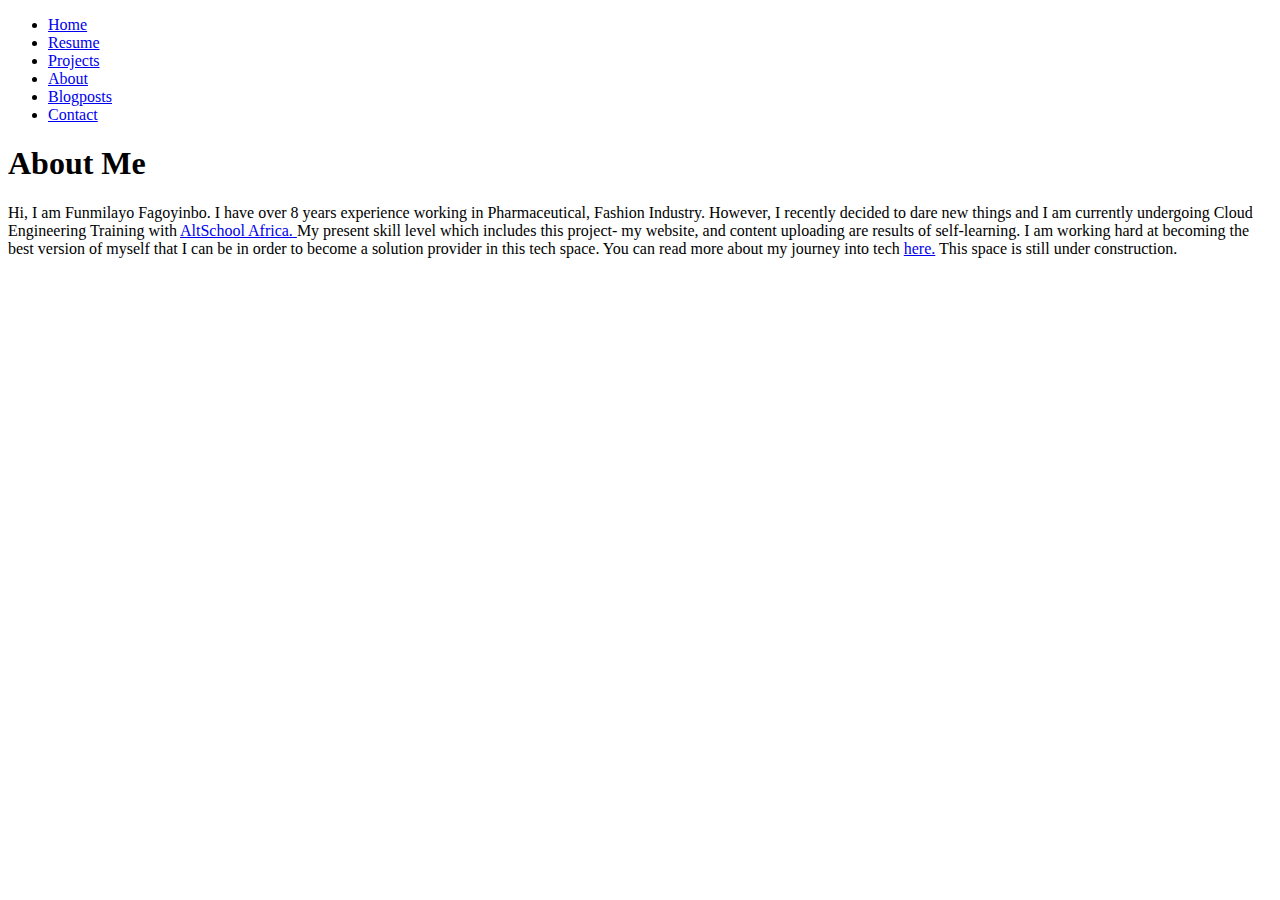
<file: about-me.html>
<!DOCTYPE html>
<html lang="en">
  <head>
    <meta charset="UTF-8" />
    <meta http-equiv="X-UA-Compatible" content="IE=edge" />
    <meta name="viewport" content="width=device-width, initial-scale=1.0" />
    <title>About Me Page</title>
  </head>
  <body>
    <div class="navbar">
      <ul>
        <li><a href="index.html">Home</a></li>
        <li><a href="resume.html">Resume</a></li>
        <li><a href="projects.html">Projects</a></li>
        <li><a href="about-me.html">About</a></li>
        <li><a href="posts/blogindex.html">Blogposts</a></li>
        <li><a href="contact-info.html">Contact</a></li>
      </ul>
    </div>
    <div>
      <h1><b>About Me</b></h1>
    </div>
    <div class="content">
      <p>
        Hi, I am Funmilayo Fagoyinbo. I have over 8 years experience working in
        Pharmaceutical, Fashion Industry. However, I recently decided to dare
        new things and I am currently undergoing Cloud Engineering Training with
        <a
          href="
        https://thealtschool.com/"
          >AltSchool Africa.
        </a>
        My present skill level which includes this project- my website, and
        content uploading are results of self-learning. I am working hard at
        becoming the best version of myself that I can be in order to become a
        solution provider in this tech space. You can read more about my journey
        into tech <a href="posts/2022-04/myjourney.html">here.</a> This space is
        still under construction.
      </p>
    </div>
  </body>
</html>
</file>
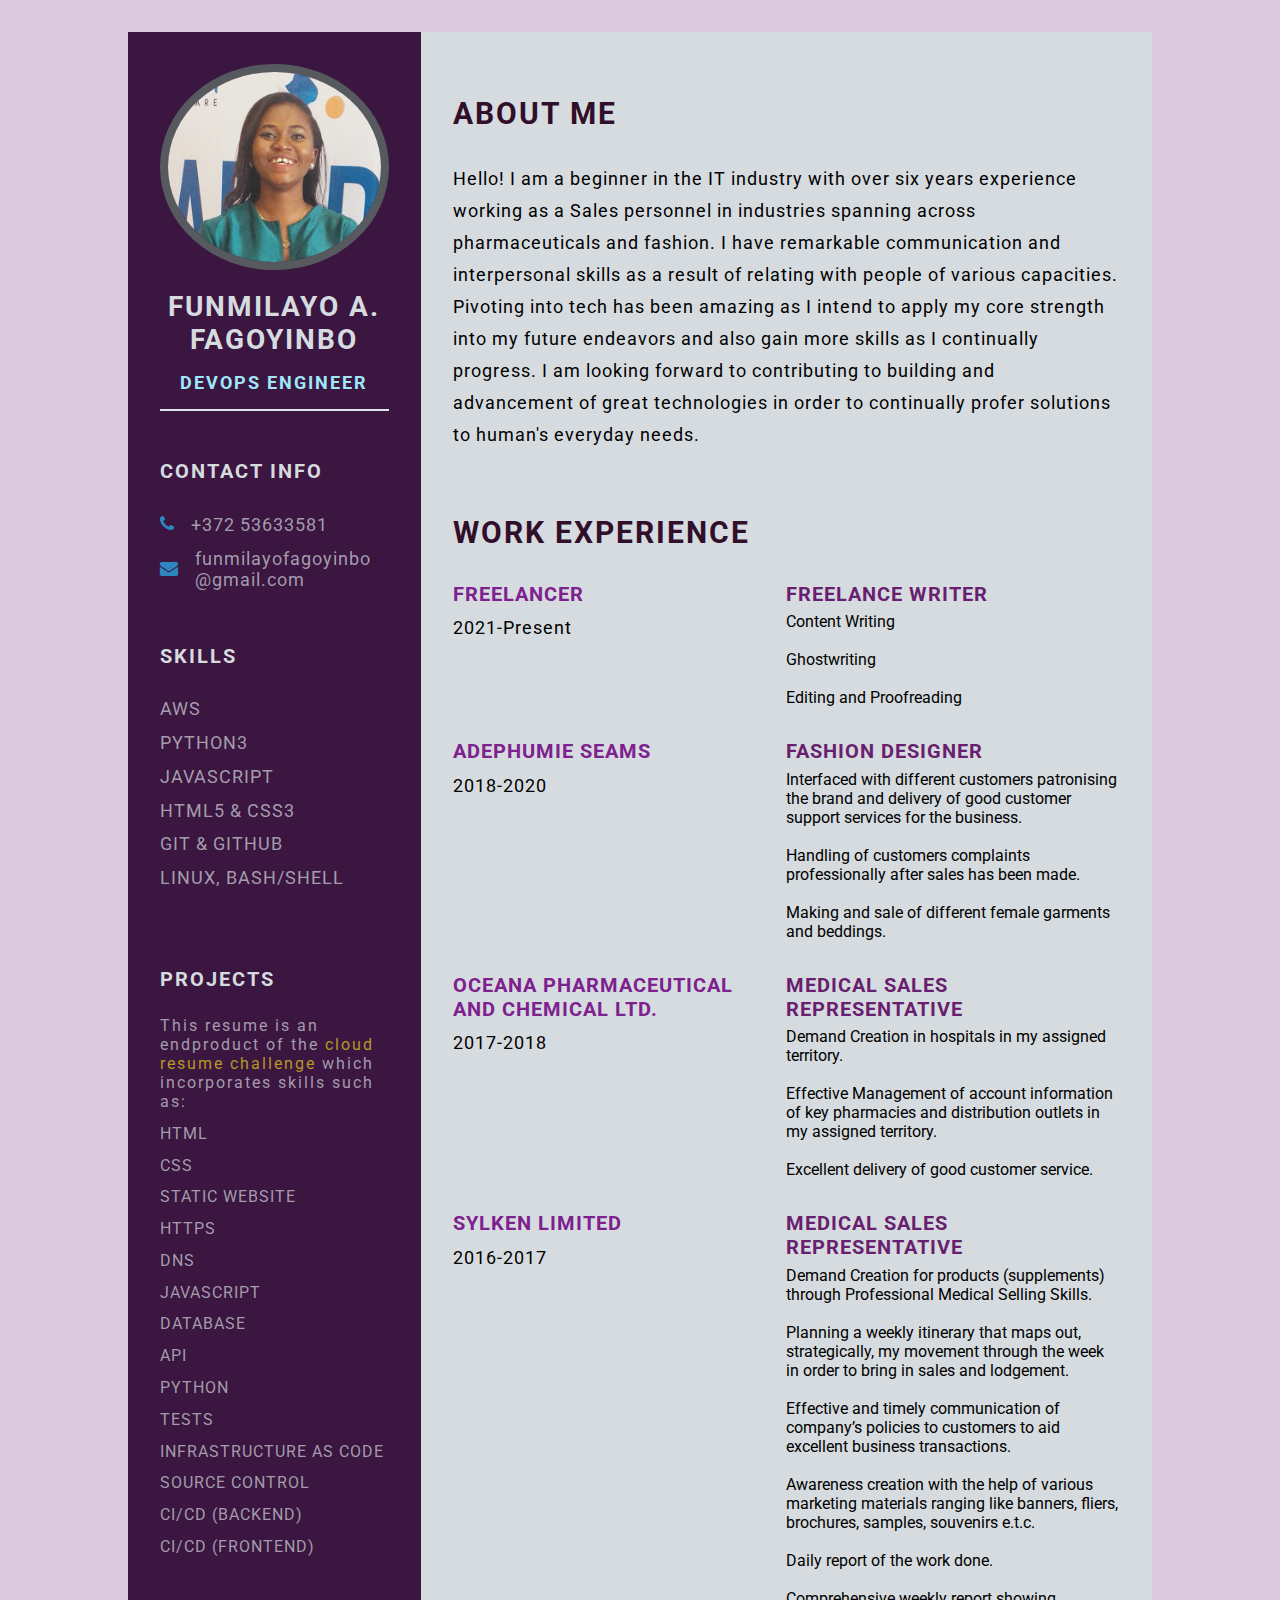
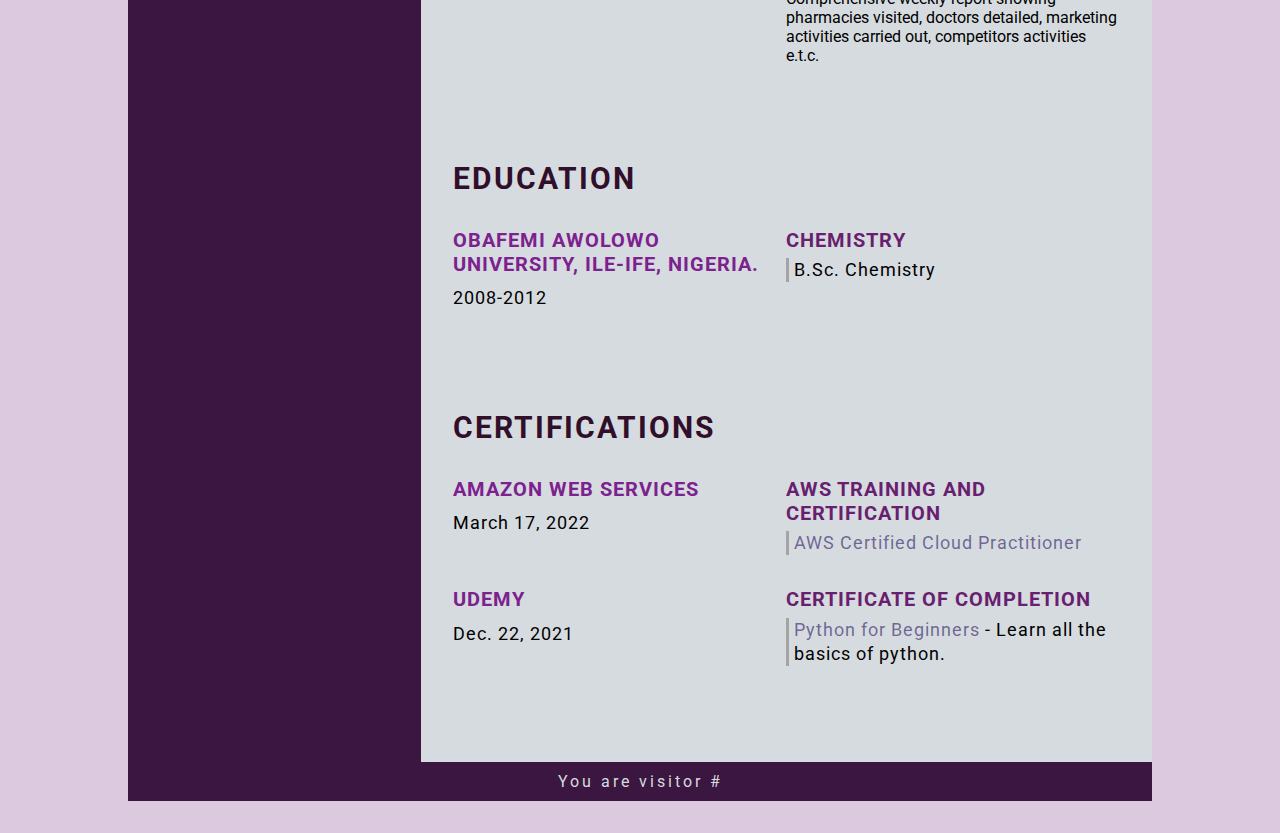
<file: resume.html>
<!DOCTYPE html>
<html lang="en">
  <head>
    <meta charset="UTF-8" />
    <meta http-equiv="X-UA-Compatible" content="IE=edge" />
    <meta name="viewport" content="width=device-width, initial-scale=1.0" />
    <title>Funmilayo FAGOYINBO| DevOps Engineer</title>

    <!-- Google font  -->
    <link rel="preconnect" href="https://fonts.googleapis.com" />
    <link rel="preconnect" href="https://fonts.gstatic.com" crossorigin />
    <link
      href="https://fonts.googleapis.com/css2?family=Roboto:ital,wght@0,100;0,300;0,400;0,700;1,100;1,300;1,400;1,700&display=swap"
      rel="stylesheet"
    />

    <!-- font-awesome -->
    <link
      rel="stylesheet"
      href="https://cdnjs.cloudflare.com/ajax/libs/font-awesome/4.7.0/css/font-awesome.min.css"
    />

    <!-- Custom CSS -->
    <link rel="stylesheet" href="resources/css/resume.css" />
  </head>
  <body>
    <main class="resume-contents">
      <section class="left-section">
        <div class="left-section-contents">
          <div class="profile">
            <img
              class="profile-image"
              src="resources/images/people/Adefunmi.jpeg"
              alt="Profile image"
            />
            <p class="name">Funmilayo A. FAGOYINBO</p>
            <p class="profession">DevOps Engineer</p>
          </div>
          <div class="contact-info">
            <p class="left-title">Contact Info</p>
            <ul>
              <li><i class="fa fa-phone"></i>+372 53633581</li>
              <li>
                <i class="fa fa-envelope"></i>funmilayofagoyinbo<br />@gmail.com
              </li>
            </ul>
          </div>
          <div class="skills">
            <p class="left-title">Skills</p>
            <ul>
              <li><p>AWS</p></li>
              <li><p>Python3</p></li>
              <li><p>JavaScript</p></li>
              <li><p>HTML5 & CSS3</p></li>
              <li><p>Git & GitHub</p></li>
              <li><p>Linux, Bash/Shell</p></li>
            </ul>
          </div>

          <div class="projects">
            <p class="left-title">Projects</p><br>
            <p class="about-project">
              This resume is an endproduct of the 
              <a class="project-link" title="cloud resume challenge page" 
              href="https://cloudresumechallenge.dev/docs/the-challenge/aws/" target="_blank"
              rel="noreferrer noopener">
              cloud resume challenge</a> which incorporates skills such as:
            </p>
            <ul>
              <li><p>HTML</p></li>
              <li><p>CSS</p></li>
              <li><p>Static Website</p></li>
              <li><p>HTTPS</p></li>
              <li><p>DNS</p></li>
              <li><p>JavaScript</p></li>
              <li><p>Database</p></li>
              <li><p>API</p></li>
              <li><p>Python</p></li>
              <li><p>Tests</p></li>
              <li><p>Infrastructure as Code</p></li>
              <li><p>Source Control</p></li>
              <li><p>CI/CD (Backend)</p></li>
              <li><p>CI/CD (Frontend)</p></li>
            </ul>
          </div>
        </div>
      </section>

      <section class="right-section">
        <div class="right-section-contents">
          <section class="about gap">
            <div class="right-title">About Me</div>
            <p class="about-me-contents">
              Hello! I am a beginner in the IT industry with over six years
              experience working as a Sales personnel in industries spanning
              across pharmaceuticals and fashion. I have remarkable
              communication and interpersonal skills as a result of relating
              with people of various capacities. Pivoting into tech has been
              amazing as I intend to apply my core strength into my future
              endeavors and also gain more skills as I continually progress. I
              am looking forward to contributing to building and advancement of
              great technologies in order to continually profer solutions to
              human's everyday needs.
            </p>
          </section>

          <section class="experience gap">
            <div class="right-title">Work Experience</div>
            <div class="experience-contents">
              <div class="exp-left">
                <p class="exp-company-name">Freelancer</p>
                <p class="exp-time-period">2021-Present</p>
              </div>
              <div class="exp-right">
                <p class="exp-position">Freelance Writer</p>
                <p class="exp-desc">
                  <ul>
                    <li>Content Writing</li><br>
                    <li>Ghostwriting</li><br>
                    <li>Editing and Proofreading</li>
                  </ul>
                </p>
              </div>
            </div>
            <div class="experience-contents">
              <div class="exp-left">
                <p class="exp-company-name">Adephumie Seams</p>
                <p class="exp-time-period">2018-2020</p>
              </div>
              <div class="exp-right">
                <p class="exp-position">Fashion Designer</p>
                <p class="exp-desc">
                  <ul>
                    <li>
                      Interfaced with different customers patronising the brand and delivery
                      of good customer support services for the business.
                    </li><br>
                    <li>
                      Handling of customers complaints professionally after sales has been
                      made.
                    </li><br>
                    <li>Making and sale of different female garments and beddings.</li>
                  </ul>
                </p>
              </div>
            </div>
            <div class="experience-contents">
              <div class="exp-left">
                <p class="exp-company-name">Oceana pharmaceutical <br>and Chemical Ltd.</p>
                <p class="exp-time-period">2017-2018</p>
              </div>
              <div class="exp-right">
                <p class="exp-position">Medical Sales Representative</p>
                <p class="exp-desc">
                  <ul>
                    <li>Demand Creation in hospitals in my assigned territory.</li><br>
                    <li>
                      Effective Management of account information of key pharmacies and
                      distribution outlets in my assigned territory.
                    </li><br>
                    <li>Excellent delivery of good customer service.</li>
                  </ul>
                </p>
              </div>
            </div>

            <div class="experience-contents">
              <div class="exp-left">
                <p class="exp-company-name">Sylken Limited</p>
                <p class="exp-time-period">2016-2017</p>
              </div>
              <div class="exp-right">
                <p class="exp-position">Medical Sales Representative</p>
                <p class="exp-desc">
                  <ul>
                    <li>
                      Demand Creation for products (supplements) through Professional
                      Medical Selling Skills.
                    </li><br>
                    <li>
                      Planning a weekly itinerary that maps out, strategically, my movement
                      through the week in order to bring in sales and lodgement.
                    </li><br>
                    <li>
                      Effective and timely communication of company’s policies to customers
                      to aid excellent business transactions.
                    </li><br>
                    <li>
                      Awareness creation with the help of various marketing materials
                      ranging like banners, fliers, brochures, samples, souvenirs e.t.c.
                    </li><br>
                    <li>Daily report of the work done.</li><br>
                    <li>
                      Comprehensive weekly report showing pharmacies visited, doctors
                      detailed, marketing activities carried out, competitors activities
                      e.t.c.
                    </li>
                  </ul>
                </p>
              </div>
            </div>
          </section>

          <section class="education gap">
            <div class="right-title">Education</div>
            
            <div class="education-contents">
              <div class="education-left">
                <p class="education-school-name">Obafemi Awolowo University, Ile-Ife, Nigeria.</p>
                <p class="educationp-time-period">2008-2012</p>
              </div>
              <div class="education-right">
                <p class="education-subject">Chemistry</p>
                <p class="education-desc">
                  B.Sc. Chemistry
                </p>
              </div>
            </div>
          </section>
          <section class="awards gap">
            <div class="right-title">Certifications</div>
            <div class="awards-contents">
                <div class="awards-left">
                    <p class="awards-company-name">Amazon Web Services</p>
                    <p class="awards-time-period">March 17, 2022</p>
                </div>
                <div class="awards-right">
                    <p class="awards-name">AWS Training and Certification</p>
                    <p class="awards-desc">
                      <a href="https://www.credly.com/badges/7b53a229-e0e3-463c-ab8d-52081777ae3d"
                      title="AWS Cloud Practitioner certification" target="_blank" rel="noreferrer noopener"
                      >AWS Certified Cloud Practitioner</a>
                    </p>
                </div>
            </div>
            <div class="awards-contents">
                <div class="awards-left">
                    <p class="awards-company-name">Udemy</p>
                    <p class="awards-time-period">Dec. 22, 2021</p>
                </div>
                <div class="awards-right">
                    <p class="awards-name">Certificate of Completion</p>
                    <p class="awards-desc">
                        <a href="https://www.udemy.com/certificate/UC-3ac6c035-162e-4419-bb35-1b96878556ff/"
                        title="Certification link" target="_blank" rel="noreferrer noopener"
                        > Python for Beginners</a>
                        - Learn all the basics of python.
                    </p>
                </div>
            </div>
          </section>
        </div>
        
      </section>
      <footer class="footnote">
        <div>
          You are visitor #
        </div>
      </footer>
    </main>
    
    
  </body>
</html>
</file>
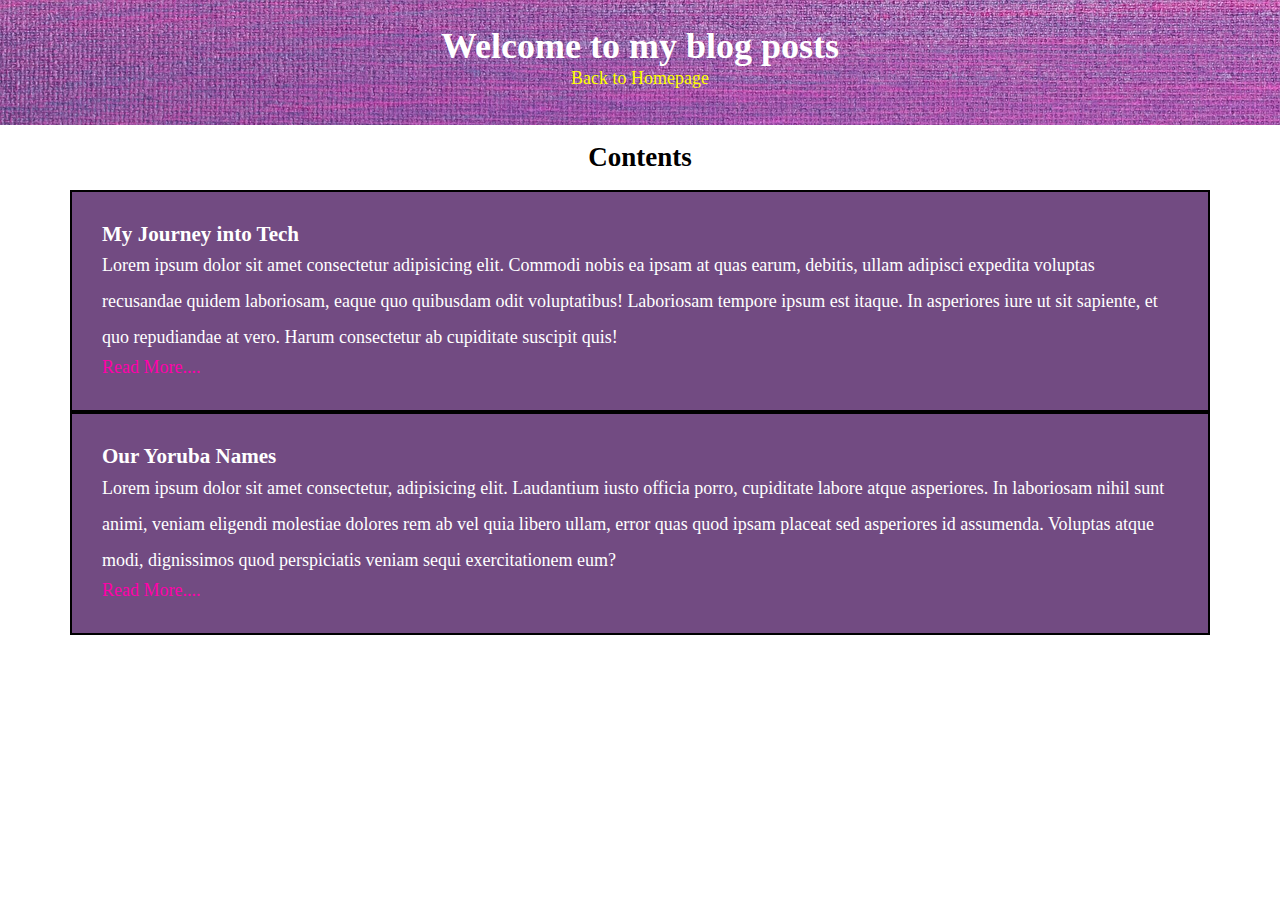
<file: posts/blogindex.html>
<!DOCTYPE html>
<html lang="en">
  <head>
    <meta charset="UTF-8" />
    <meta http-equiv="X-UA-Compatible" content="IE=edge" />
    <meta name="viewport" content="width=device-width, initial-scale=1.0" />
    <title>Blogposts</title>
    <link rel="stylesheet" href="2022-04/resources/blogstyles/blogindex.css" />
  </head>
  <body>
    <div class="heading">
      <h1>Welcome to my blog posts</h1>
      <a href="../index.html">Back to Homepage</a>
    </div>

    <div class="subheading">
      <h2>Contents</h2>
    </div>
    <div class="content">
      <article class="post">
        <h3>My Journey into Tech</h3>
        <p>
          Lorem ipsum dolor sit amet consectetur adipisicing elit. Commodi nobis
          ea ipsam at quas earum, debitis, ullam adipisci expedita voluptas
          recusandae quidem laboriosam, eaque quo quibusdam odit voluptatibus!
          Laboriosam tempore ipsum est itaque. In asperiores iure ut sit
          sapiente, et quo repudiandae at vero. Harum consectetur ab cupiditate
          suscipit quis!
        </p>
        <a href="2022-04/myjourney.html">Read More.... </a>
      </article>

      <article class="post">
        <h3>Our Yoruba Names</h3>
        <p>
          Lorem ipsum dolor sit amet consectetur, adipisicing elit. Laudantium
          iusto officia porro, cupiditate labore atque asperiores. In laboriosam
          nihil sunt animi, veniam eligendi molestiae dolores rem ab vel quia
          libero ullam, error quas quod ipsam placeat sed asperiores id
          assumenda. Voluptas atque modi, dignissimos quod perspiciatis veniam
          sequi exercitationem eum?
        </p>
        <a href="2022-04/our-yoruba-names.html">Read More.... </a>
      </article>
    </div>
  </body>
</html>
</file>
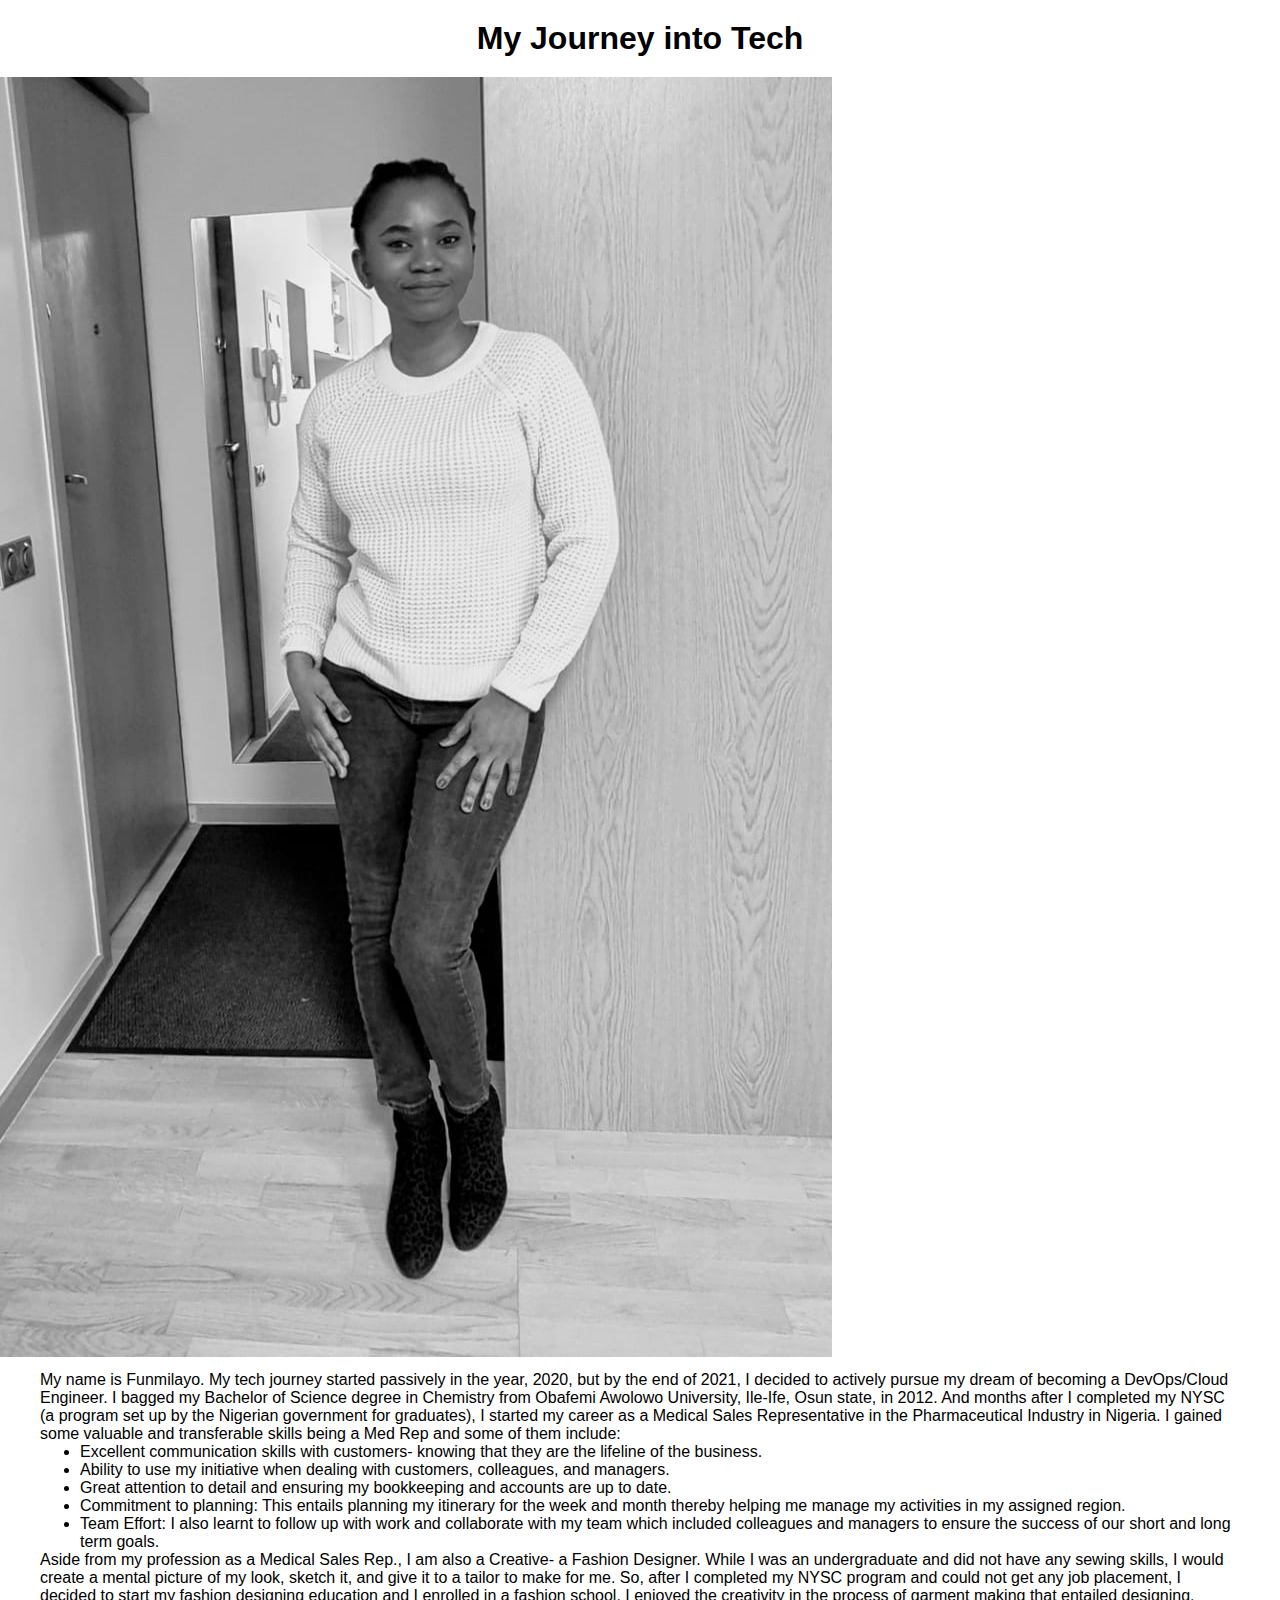
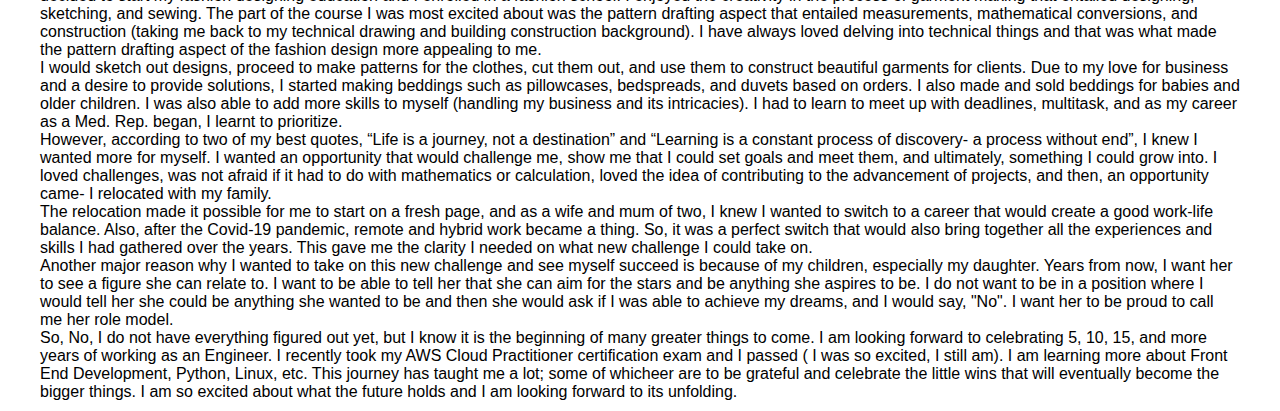
<file: posts/2022-04/myjourney.html>
<!DOCTYPE html>
<html lang="en">
  <head>
    <meta charset="UTF-8" />
    <meta http-equiv="X-UA-Compatible" content="IE=edge" />
    <meta name="viewport" content="width=device-width, initial-scale=1.0" />
    <title>Adefunmi's Blog</title>
    <link rel="stylesheet" href="../../resources/css/myjourney.css" />
  </head>
  <body>
    <div class="main">
      <div class="heading">
        <h1><b>My Journey into Tech</b></h1>
      </div>
      <div class="image">
        <img
          src="../../resources/images/people/aderonke.jpeg"
          alt="Funmilayo"
        />
      </div>
      <div class="main-content">
        <div>
          <p>
            My name is Funmilayo. My tech journey started passively in the year,
            2020, but by the end of 2021, I decided to actively pursue my dream
            of becoming a DevOps/Cloud Engineer. I bagged my Bachelor of Science
            degree in Chemistry from Obafemi Awolowo University, Ile-Ife, Osun
            state, in 2012. And months after I completed my NYSC (a program set
            up by the Nigerian government for graduates), I started my career as
            a Medical Sales Representative in the Pharmaceutical Industry in
            Nigeria. I gained some valuable and transferable skills being a Med
            Rep and some of them include:
          </p>
        </div>
        <div>
          <ul>
            <li>
              Excellent communication skills with customers- knowing that they
              are the lifeline of the business.
            </li>
            <li>
              Ability to use my initiative when dealing with customers,
              colleagues, and managers.
            </li>
            <li>
              Great attention to detail and ensuring my bookkeeping and accounts
              are up to date.
            </li>
            <li>
              Commitment to planning: This entails planning my itinerary for the
              week and month thereby helping me manage my activities in my
              assigned region.
            </li>
            <li>
              Team Effort: I also learnt to follow up with work and collaborate
              with my team which included colleagues and managers to ensure the
              success of our short and long term goals.
            </li>
          </ul>
        </div>
        <div>
          <p>
            Aside from my profession as a Medical Sales Rep., I am also a
            Creative- a Fashion Designer. While I was an undergraduate and did
            not have any sewing skills, I would create a mental picture of my
            look, sketch it, and give it to a tailor to make for me. So, after I
            completed my NYSC program and could not get any job placement, I
            decided to start my fashion designing education and I enrolled in a
            fashion school. I enjoyed the creativity in the process of garment
            making that entailed designing, sketching, and sewing. The part of
            the course I was most excited about was the pattern drafting aspect
            that entailed measurements, mathematical conversions, and
            construction (taking me back to my technical drawing and building
            construction background). I have always loved delving into technical
            things and that was what made the pattern drafting aspect of the
            fashion design more appealing to me.
          </p>
        </div>
        <div>
          <p>
            I would sketch out designs, proceed to make patterns for the
            clothes, cut them out, and use them to construct beautiful garments
            for clients. Due to my love for business and a desire to provide
            solutions, I started making beddings such as pillowcases,
            bedspreads, and duvets based on orders. I also made and sold
            beddings for babies and older children. I was also able to add more
            skills to myself (handling my business and its intricacies). I had
            to learn to meet up with deadlines, multitask, and as my career as a
            Med. Rep. began, I learnt to prioritize.
          </p>
        </div>
        <div>
          <p>
            However, according to two of my best quotes, “Life is a journey, not
            a destination” and “Learning is a constant process of discovery- a
            process without end”, I knew I wanted more for myself. I wanted an
            opportunity that would challenge me, show me that I could set goals
            and meet them, and ultimately, something I could grow into. I loved
            challenges, was not afraid if it had to do with mathematics or
            calculation, loved the idea of contributing to the advancement of
            projects, and then, an opportunity came- I relocated with my family.
          </p>
        </div>
        <div>
          <p>
            The relocation made it possible for me to start on a fresh page, and
            as a wife and mum of two, I knew I wanted to switch to a career that
            would create a good work-life balance. Also, after the Covid-19
            pandemic, remote and hybrid work became a thing. So, it was a
            perfect switch that would also bring together all the experiences
            and skills I had gathered over the years. This gave me the clarity I
            needed on what new challenge I could take on.
          </p>
        </div>
        <div>
          <p>
            Another major reason why I wanted to take on this new challenge and
            see myself succeed is because of my children, especially my
            daughter. Years from now, I want her to see a figure she can relate
            to. I want to be able to tell her that she can aim for the stars and
            be anything she aspires to be. I do not want to be in a position
            where I would tell her she could be anything she wanted to be and
            then she would ask if I was able to achieve my dreams, and I would
            say, "No". I want her to be proud to call me her role model.
          </p>
        </div>
        <div>
          <p>
            So, No, I do not have everything figured out yet, but I know it is
            the beginning of many greater things to come. I am looking forward
            to celebrating 5, 10, 15, and more years of working as an Engineer.
            I recently took my AWS Cloud Practitioner certification exam and I
            passed ( I was so excited, I still am). I am learning more about
            Front End Development, Python, Linux, etc. This journey has taught
            me a lot; some of whicheer are to be grateful and celebrate the
            little wins that will eventually become the bigger things. I am so
            excited about what the future holds and I am looking forward to its
            unfolding.
          </p>
        </div>
      </div>
    </div>
  </body>
</html>
</file>
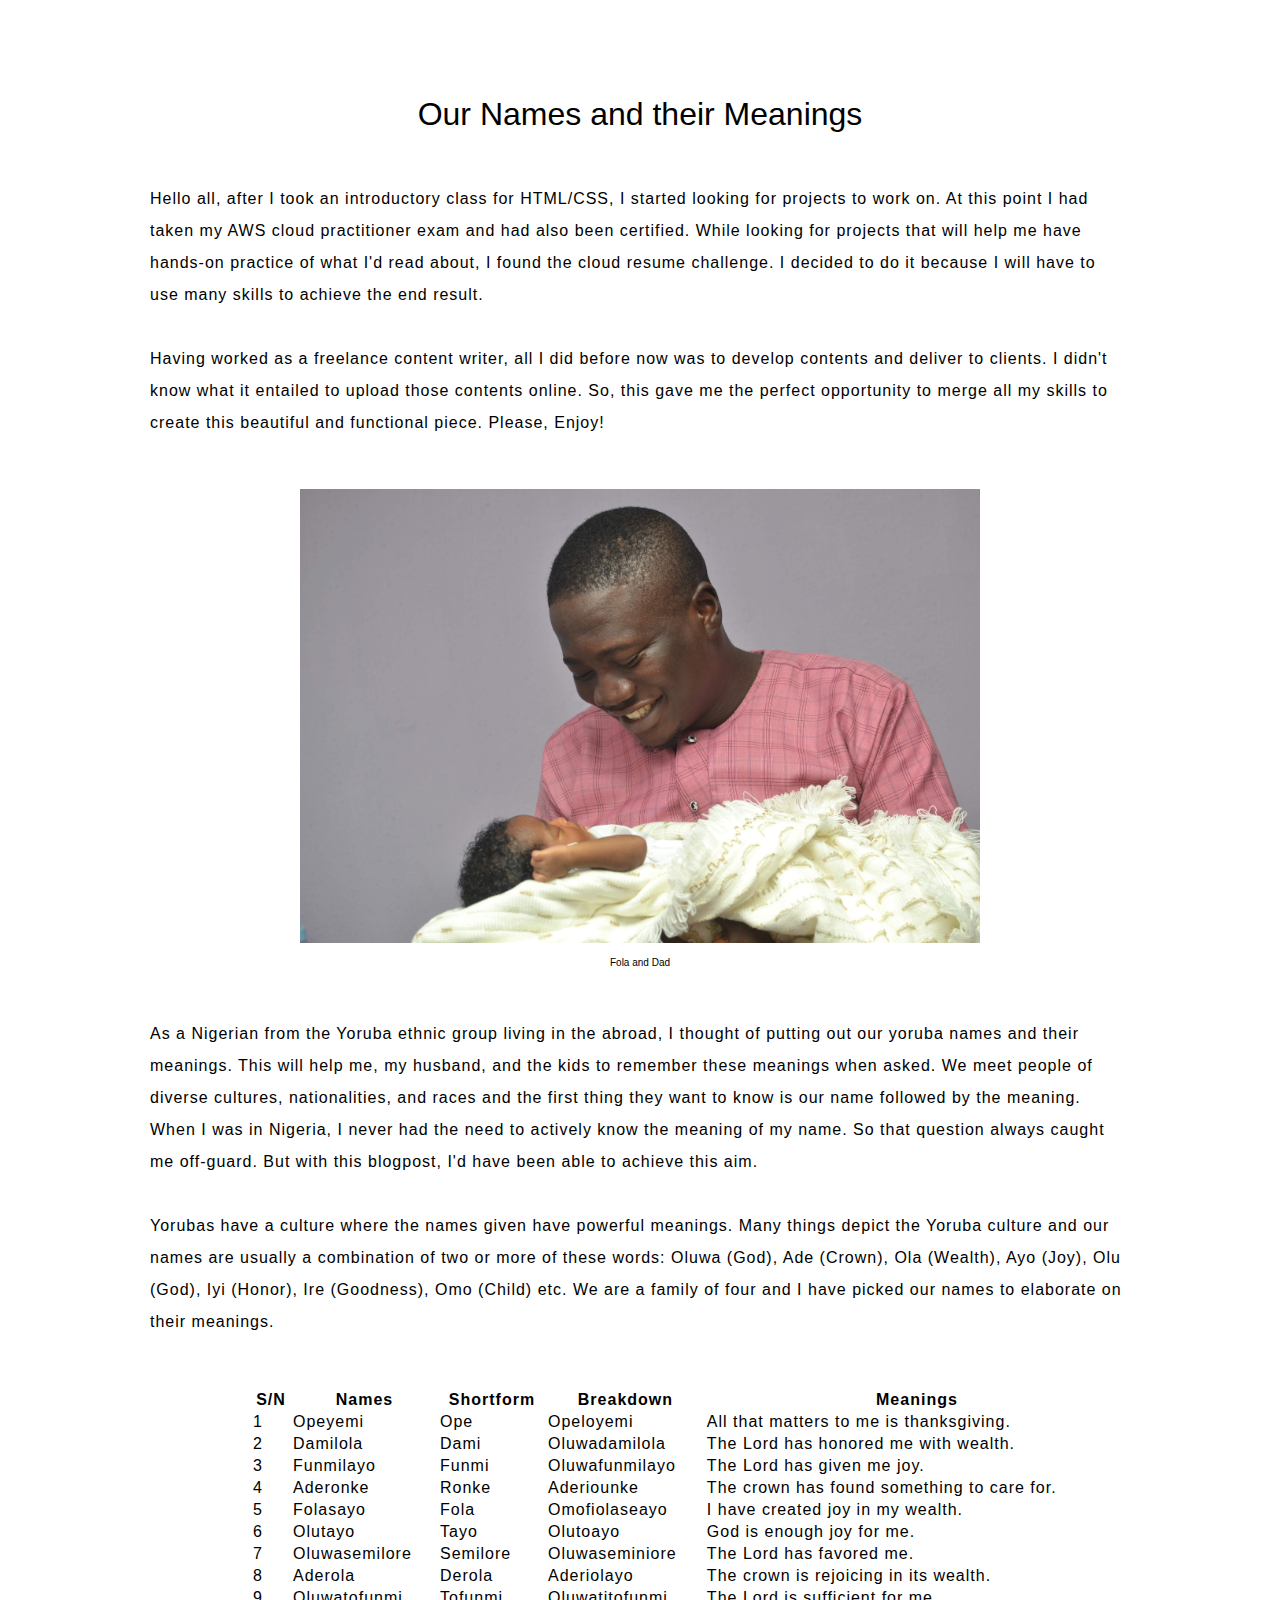
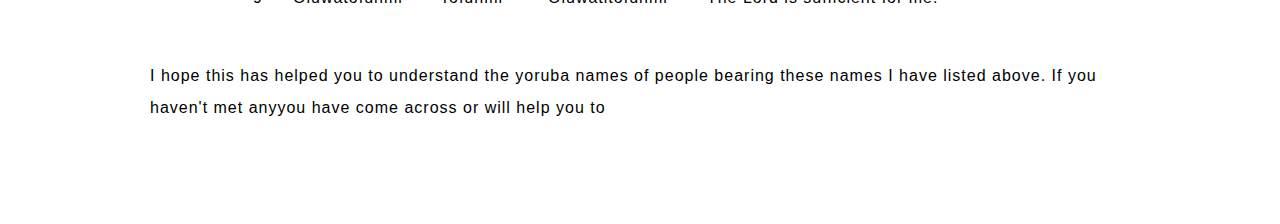
<file: posts/2022-04/our-yoruba-names.html>
<!DOCTYPE html>
<html lang="en">
  <head>
    <meta charset="UTF-8" />
    <meta http-equiv="X-UA-Compatible" content="IE=edge" />
    <meta name="viewport" content="width=device-width, initial-scale=1.0" />
    <title>Yoruba Names Project</title>
    <link rel="preconnect" href="https://fonts.googleapis.com" />
    <link rel="preconnect" href="https://fonts.gstatic.com" crossorigin />
    <link
      href="https://fonts.googleapis.com/css2?family=Inconsolata:wght@300;400&display=swap"
      rel="stylesheet"
    />

    <link rel="stylesheet" href="../../resources/css/our-yoruba-names.css" />
  </head>
  <body>
    <main class="blog-contents">
      <div><h1>Our Names and their Meanings</h1></div>
      <div class="introduction">
        <p>
          Hello all, after I took an introductory class for HTML/CSS, I started
          looking for projects to work on. At this point I had taken my AWS
          cloud practitioner exam and had also been certified. While looking for
          projects that will help me have hands-on practice of what I'd read
          about, I found the cloud resume challenge. I decided to do it because
          I will have to <br />use many skills to achieve the end result.<br /><br />
          Having worked as a freelance content writer, all I did before now was
          to develop contents and deliver to clients. I didn't know what it
          entailed to upload those contents online. So, this gave me the perfect
          opportunity to merge all my skills to create this beautiful and
          functional piece. Please, Enjoy!
        </p>
      </div>

      <div class="blog-image">
        <img src="../../resources/images/people/DSC_6802.jpg" alt="Joyful" />
        <p>Fola and Dad</p>
      </div>
      <div class="content-section">
        <p>
          As a Nigerian from the Yoruba ethnic group living in the abroad, I
          thought of putting out our yoruba names and their meanings. This will
          help me, my husband, and the kids to remember these meanings when
          asked. We meet people of diverse cultures, nationalities, and races
          and the first thing they want to know is our name followed by the
          meaning. When I was in Nigeria, I never had the need to actively know
          the meaning of my name. So that question always caught me off-guard.
          But with this blogpost, I'd have been able to achieve this aim.<br /><br />
          Yorubas have a culture where the names given have powerful meanings.
          Many things depict the Yoruba culture and our names are usually a
          combination of two or more of these words: Oluwa (God), Ade (Crown),
          Ola (Wealth), Ayo (Joy), Olu (God), Iyi (Honor), Ire (Goodness), Omo
          (Child) etc. We are a family of four and I have picked our names to
          elaborate on their meanings.
        </p>
      </div>
      <div>
        <table>
          <div>
            <tr class="table-heading">
              <th>S/N</th>
              <th>Names</th>
              <th>Shortform</th>
              <th>Breakdown</th>
              <th>Meanings</th>
            </tr>
          </div>
          <div>
            <tr>
              <td>1</td>
              <td>Opeyemi</td>
              <td>Ope</td>
              <td>Opeloyemi</td>
              <td>All that matters to me is thanksgiving.</td>
            </tr>
            <tr>
              <td>2</td>
              <td>Damilola</td>
              <td>Dami</td>
              <td>Oluwadamilola</td>
              <td>The Lord has honored me with wealth.</td>
            </tr>
            <tr>
              <td>3</td>
              <td>Funmilayo</td>
              <td>Funmi</td>
              <td>Oluwafunmilayo</td>
              <td>The Lord has given me joy.</td>
            </tr>
            <tr>
              <td>4</td>
              <td>Aderonke</td>
              <td>Ronke</td>
              <td>Aderiounke</td>
              <td>The crown has found something to care for.</td>
            </tr>
            <tr>
              <td>5</td>
              <td>Folasayo</td>
              <td>Fola</td>
              <td>Omofiolaseayo</td>
              <td>I have created joy in my wealth.</td>
            </tr>
            <tr>
              <td>6</td>
              <td>Olutayo</td>
              <td>Tayo</td>
              <td>Olutoayo</td>
              <td>God is enough joy for me.</td>
            </tr>
            <tr>
              <td>7</td>
              <td>Oluwasemilore</td>
              <td>Semilore</td>
              <td>Oluwaseminiore</td>
              <td>The Lord has favored me.</td>
            </tr>
            <tr>
              <td>8</td>
              <td>Aderola</td>
              <td>Derola</td>
              <td>Aderiolayo</td>
              <td>The crown is rejoicing in its wealth.</td>
            </tr>
            <tr>
              <td>9</td>
              <td>Oluwatofunmi</td>
              <td>Tofunmi</td>
              <td>Oluwatitofunmi</td>
              <td>The Lord is sufficient for me.</td>
            </tr>
          </div>
        </table>
      </div>
      <div class="conclusion">
        <p>
          I hope this has helped you to understand the yoruba names of people
          bearing these names I have listed above. If you haven't met anyyou
          have come across or will help you to
        </p>
      </div>
    </main>
  </body>
</html>
</file>
<file: resources/css/resume.css>
* {
  margin: 0;
  padding: 0;
  box-sizing: border-box;
  list-style: none;
  font-family: "Roboto", sans-serif;
}

body {
  background-color: #dcc8df;
}

.resume-contents {
  min-height: 100vh;
  width: 80%;
  margin: 2rem auto;
  display: grid;
  grid-template-columns: repeat(7, 1fr);
}

.left-section {
  grid-column: span 2;
  height: 100%;
  background-color: #3b1641;
}

.right-section {
  grid-column: span 5;
  height: 100%;
  background-color: #d6dbdf;
}

/*style the footer*/
.footnote {
  background-color: #3b1641;
  grid-column: span 7;
  text-align: center;
  letter-spacing: 3px;
  padding: 10px;
  color: #d6dbdf;
}

.left-section-contents {
  padding: 2rem 2rem;
}

.profile {
  width: 100%;
  border-bottom: 2px solid #dfe4e9;
}

.profile .profile-image {
  width: 100%;
  border-radius: 50%;
  border: 8px solid #565a5e;
}

.name {
  color: #d6dbdf;
  font-size: 28px;
  letter-spacing: 2px;
  text-transform: uppercase;
  text-align: center;
  font-weight: bold;
  padding: 1rem 0;
}

.profession {
  color: #9fe7f9;
  font-size: 18px;
  text-transform: uppercase;
  text-align: center;
  letter-spacing: 2px;
  font-weight: bold;
  padding-bottom: 1rem;
}

/* .contact-info { border-bottom: 2px solid #1B2631; } */
.left-title {
  color: #d6dbdf;
  font-size: 20px;
  letter-spacing: 2px;
  text-transform: uppercase;
  font-weight: bold;
  display: flex;
  align-items: center;
  padding-top: 3rem;
}

.contact-info ul {
  padding-top: 1.5rem;
}

.contact-info ul li {
  padding: 0.4rem 0;
  display: flex;
  align-items: center;
  color: #d6dbdfaf;
  letter-spacing: 1px;
  font-size: 18px;
}

.contact-info ul li i {
  padding-right: 1rem;
  font-size: 18px;
  color: #2e86c1;
}

.skills ul {
  padding-top: 1.5rem;
}
.skills ul li p {
  padding: 0.4rem 0;
  color: #d6dbdfaf;
  font-size: 18px;
  letter-spacing: 1px;
  display: flex;
  align-items: center;
  text-transform: uppercase;
}

.projects {
  padding-top: 1.5rem;
}

.about-project {
  padding: 0.4rem 0;
  color: #d6dbdfaf;
  font-size: 16px;
  letter-spacing: 2px;
  align-items: center;
}

.project-link {
  color: #ebd513af;
  text-decoration: none;
}

.projects ul li p {
  padding: 0.4rem 0;
  color: #d6dbdfaf;
  font-size: 16px;
  letter-spacing: 1px;
  display: flex;
  align-items: center;
  text-transform: uppercase;
}

.right-section-contents {
  padding: 2rem 2rem;
}

.right-title {
  color: #310f2a;
  font-size: 30px;
  letter-spacing: 2px;
  text-transform: uppercase;
  font-weight: bold;
  display: flex;
  align-items: center;
  padding: 2rem 0;
  position: relative;
}

.gap {
  padding-bottom: 2rem;
}
.about-me-contents {
  font-size: 18px;
  letter-spacing: 1px;
  line-height: 2rem;
}

.experience-contents,
.education-contents,
.awards-contents {
  display: grid;
  grid-template-columns: repeat(2, 1fr);
  padding-bottom: 2rem;
}

.exp-company-name,
.education-school-name,
.awards-company-name {
  font-size: 20px;
  font-weight: bold;
  text-transform: uppercase;
  letter-spacing: 1px;
  color: #7d218f;
  padding-bottom: 0.4rem;
}

.exp-time-period,
.educationp-time-period,
.awards-time-period {
  font-size: 18px;
  letter-spacing: 1px;
  line-height: 2rem;
}

.exp-position,
.education-subject,
.awards-name {
  font-size: 20px;
  font-weight: bold;
  text-transform: uppercase;
  letter-spacing: 1px;
  color: #691f70;
  padding-bottom: 0.4rem;
}

.exp-desc {
  font-size: 18px;
  letter-spacing: 4px;
  line-height: 1.5rem;
  border-left: 3px solid #a5a3a3;
  padding-left: 5px;
}

.education-desc,
.awards-desc {
  font-size: 18px;
  letter-spacing: 1px;
  line-height: 1.5rem;
  border-left: 3px solid #a5a3a3;
  padding-left: 5px;
}

a {
  color: #3e3175af;
  text-decoration: none;
}

a:hover {
  color: blue;
}

/* Media queries */
@media screen and (max-width: 780px) {
  .experience-contents,
  .education-contents,
  .awards-contents {
    grid-template-columns: repeat(1, 1fr);
  }
}

@media screen and (max-width: 780px) {
  .left-section {
    grid-column: span 3;
  }

  .right-section {
    grid-column: span 4;
  }
}

@media screen and (max-width: 1200px) {
  .resume-contents {
    grid-template-columns: repeat(1, 1fr);
  }
}

@media screen and (max-width: 390px) {
  .resume-contents {
    width: 100%;
    margin: 0 auto;
  }

  .name {
    font-size: 20px;
  }

  .profession {
    font-size: 18px;
  }

  .left-title {
    font-size: 18px;
  }

  .right-title {
    font-size: 18px;
  }

  .contact-info ul li,
  .references ul li {
    font-size: 12px;
  }

  .contact-info ul li i,
  .references ul li i {
    /* padding-right: 1rem; */
    font-size: 12px;
  }

  .skills ul li p {
    font-size: 12px;
  }

  .about-me-contents {
    font-size: 16px;
    line-height: 1.5rem;
  }

  .exp-company-name,
  .education-school-name,
  .awards-company-name {
    font-size: 18px;
  }

  .exp-time-period,
  .educationp-time-period,
  .awards-time-period {
    font-size: 16px;
  }

  .exp-position,
  .education-subject,
  .awards-name {
    font-size: 14px;
  }
}
</file>
<file: posts/2022-04/resources/blogstyles/blogindex.css>
* {
  margin: 0;
}

body {
  color: black;
  font-size: 18px;
  line-height: 1.4em;
}

.heading {
  padding: 30px 0;
  background-image: url(../images/background1.jpg);
  color: white;
  text-align: center;
  line-height: 1.8em;
}

.heading a{
  color: yellow;
}

.subheading {
  padding: 20px 0;
  text-align: center;
}

.content {
  margin: 70px;
  margin-top: 0;
  padding: 0;
  
  
}

.post {
  width: auto;
  height: auto;
  padding: 30px;
  border: 2px solid black;
  background-color: rgb(114, 75, 130);
  color: white;
}

.post p {
  line-height: 2em;
}

a {
  color: rgb(255, 0, 170);
  text-decoration: none;
}

a:hover {
  color: rgb(0, 238, 255);
  text-decoration: none;
}
</file>
<file: resources/css/myjourney.css>
* {
  margin : 0;
}

body {
  background-color: white;
  font-family: Arial, Helvetica, sans-serif;
}

.heading {
  margin: 20px auto;
  text-align: center;
}

.main-content {
  margin: 10px 40px;
}

p {
  color: black;

}


/* 
.main {
  background-color: rgb(72, 20, 69);
  padding: 20px;
  
  margin: 100px; 
  font-size: 18px;
}

.heading{
  margin-top: 10px;
  text-align: center;
  color: beige;
}

img {
  width: auto;
  height: 600px;
  margin: auto;
  display: block;
  float: right;
}

.image {
  padding-top: 0;
}

.content {
  padding: 0;

} */
</file>
<file: resources/css/our-yoruba-names.css>
body {
  background-color: white;
  margin: 0;
  padding: 0;
}

.blog-contents {
  border: 2px;
  background-color: white;
  font-family: sans-serif;
  padding-top: 75px;
  padding-bottom: 50px;
}

h1 {
  font-weight: normal;
  text-align: center;
}

img {
  width: 100%;
}

.introduction {
  margin: 50px;
  letter-spacing: 1px;
  padding-left: 100px;
  padding-right: 100px;
  line-height: 2;
}

.blog-image {
  padding-left: 300px;
  padding-right: 300px;
}

.blog-image p {
  text-align: center;
  font-size: x-small;
}

.content-section {
  margin: 50px;
  letter-spacing: 1px;
  padding-left: 100px;
  padding-right: 100px;
  line-height: 2;
}

table {
  width: 100%;
  margin: 50px;
  padding-left: 200px;
  padding-right: 200px;
  letter-spacing: 1px;
}

.table-heading {
  text-align: center;
}

.conclusion {
  margin: 50px;
  letter-spacing: 1px;
  padding-left: 100px;
  padding-right: 100px;
  line-height: 2;
}
</file>
